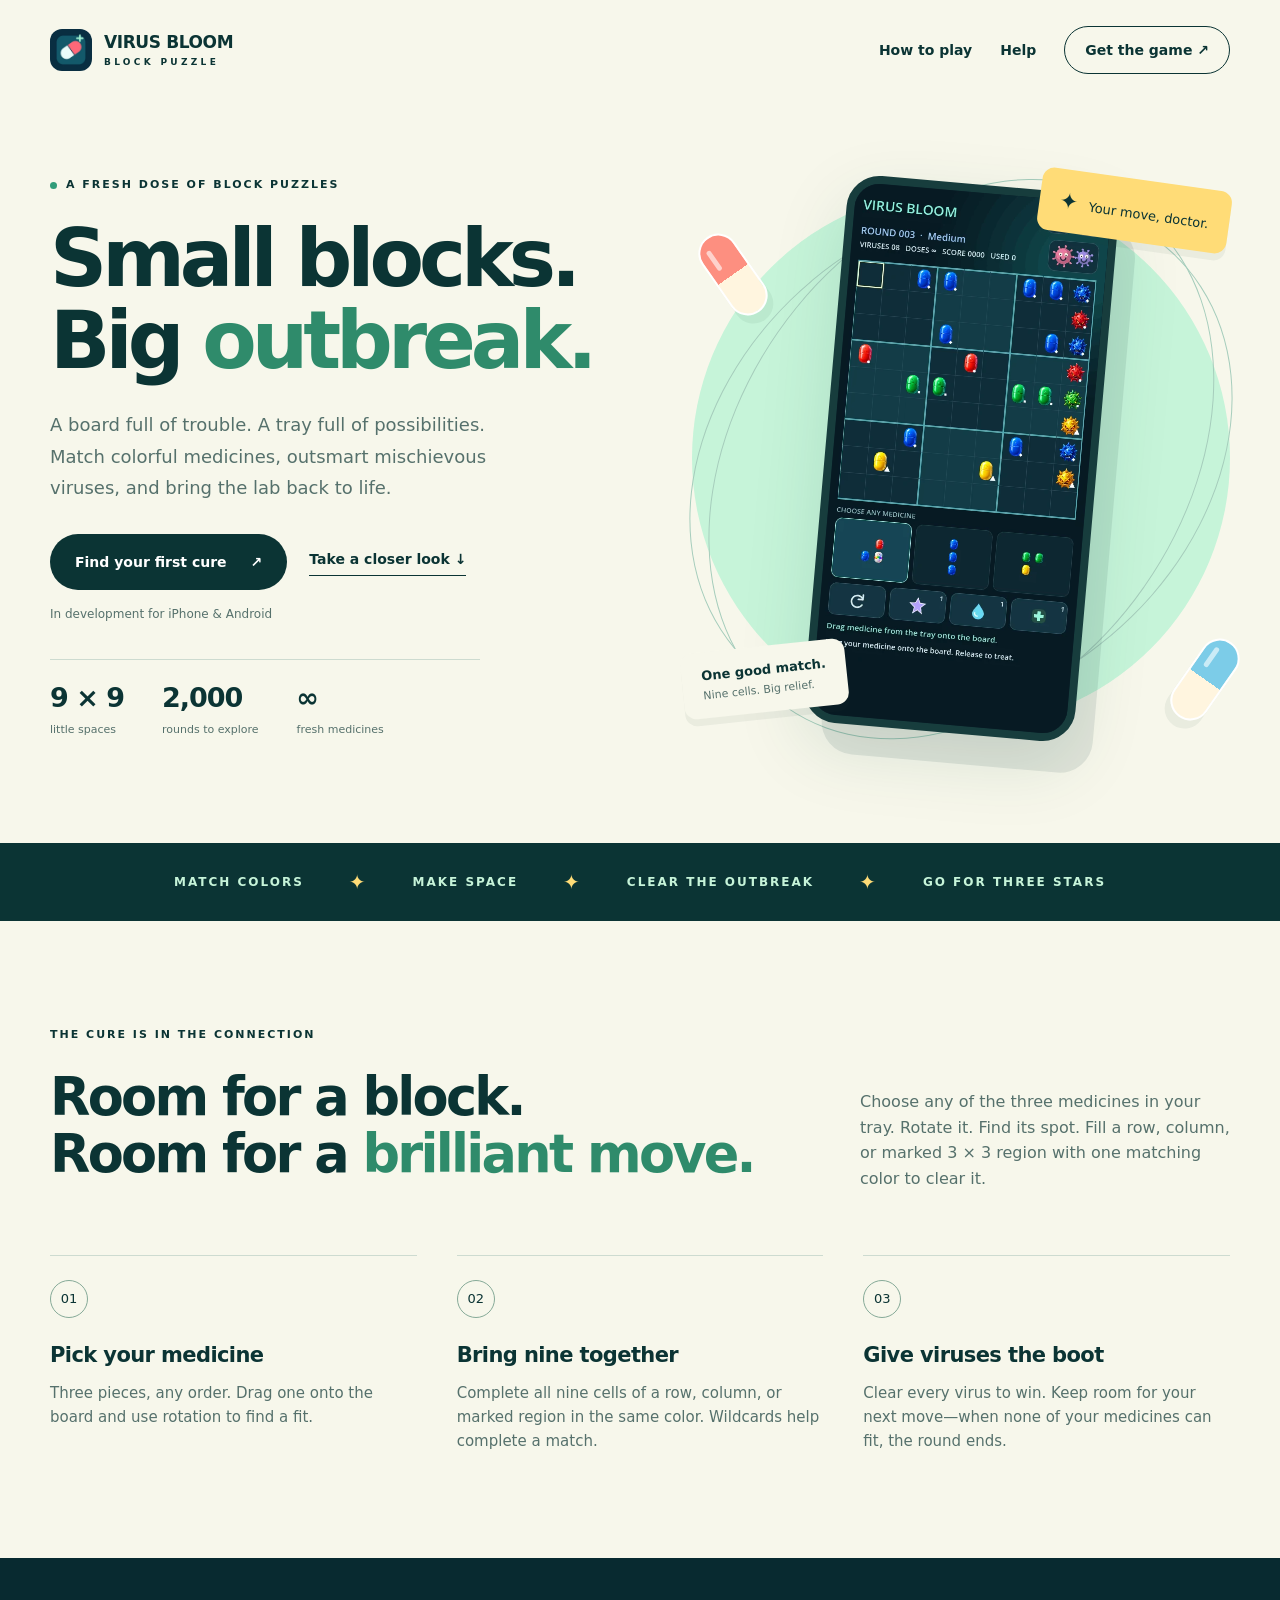
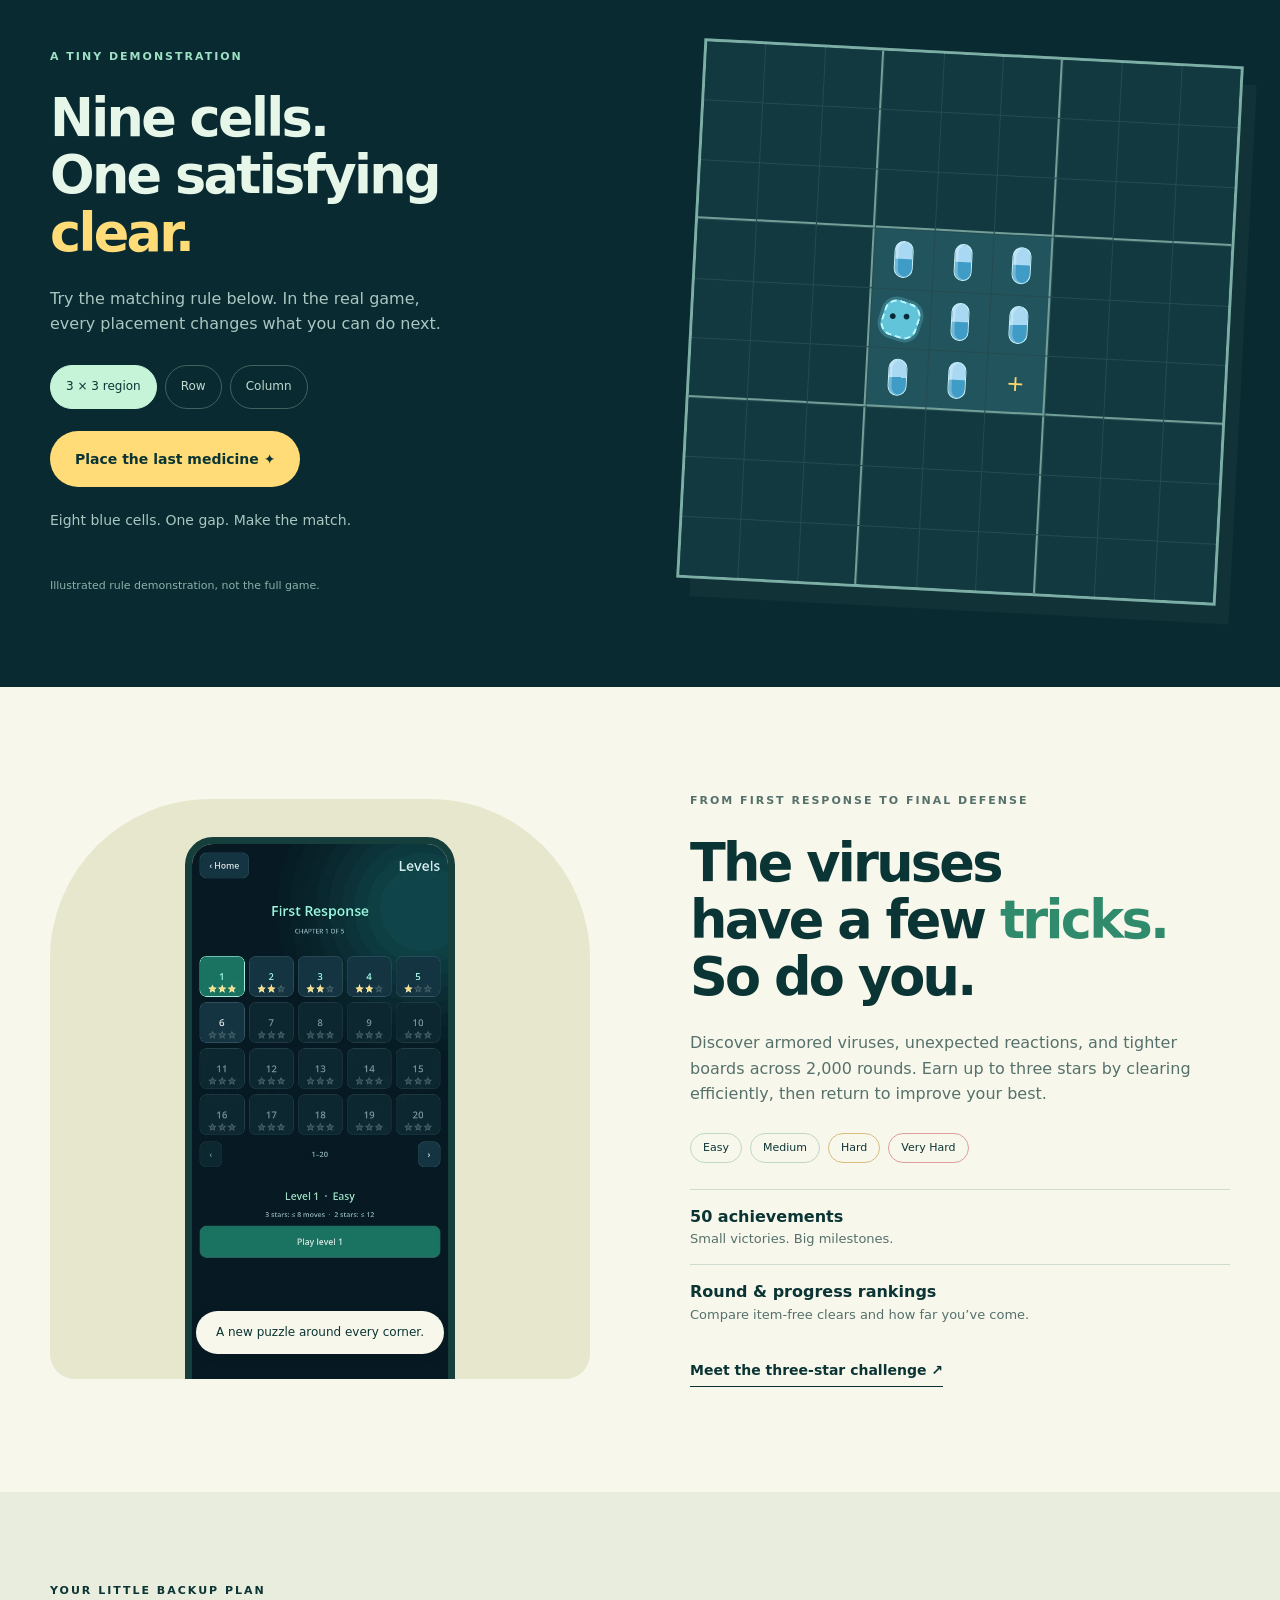
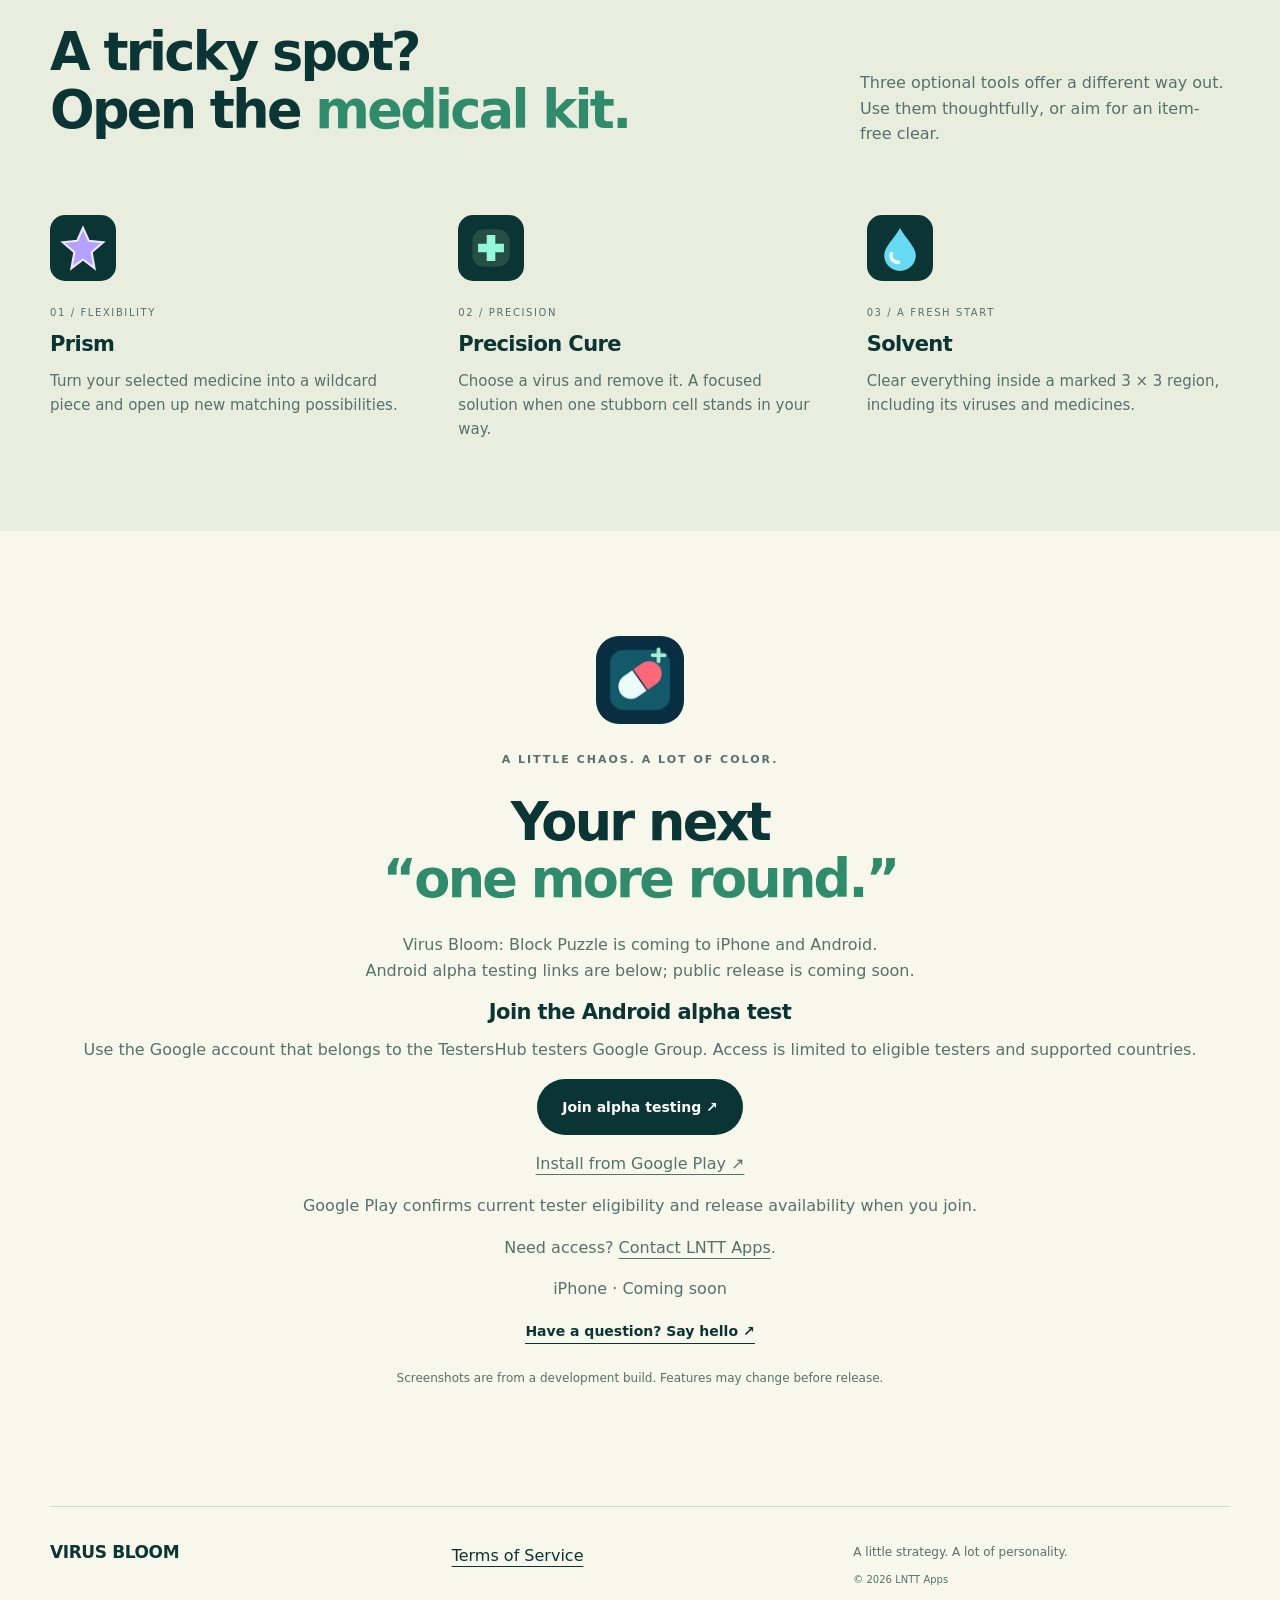
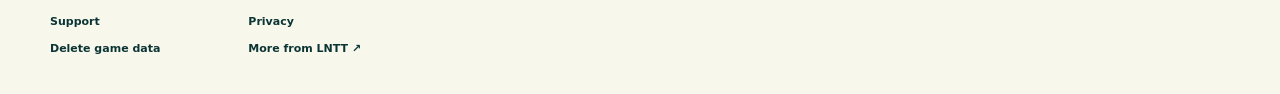
<file: index.html>
<!doctype html><html lang="en"><head><meta charset="utf-8"><meta name="viewport" content="width=device-width,initial-scale=1"><meta name="theme-color" content="#0a2c30"><title>Virus Bloom: Block Puzzle — A fresh dose of strategy</title><meta name="description" content="Meet Virus Bloom, a colorful 9×9 block puzzle for iPhone and Android. Match medicines, clear viruses, and explore 2,000 rounds. Coming soon."><link rel="canonical" href="https://virus-bloom.lnttapps.net/"><meta property="og:type" content="website"><meta property="og:title" content="Virus Bloom: Block Puzzle — A fresh dose of strategy"><meta property="og:description" content="Meet Virus Bloom, a colorful 9×9 block puzzle for iPhone and Android. Match medicines, clear viruses, and explore 2,000 rounds. Coming soon."><meta property="og:url" content="https://virus-bloom.lnttapps.net/"><meta property="og:image" content="https://virus-bloom.lnttapps.net/assets/social.jpg"><meta name="twitter:card" content="summary_large_image"><link rel="icon" type="image/webp" href="assets/icon.webp"><link rel="stylesheet" href="style.css"><script src="site.js" defer></script></head><body><a class="skip" href="#main">Skip to content</a><header class="wrap header"><a class="brand" href="index.html"><img src="assets/icon.webp" width="42" height="42" alt=""><span>VIRUS BLOOM<small>BLOCK PUZZLE</small></span></a><nav aria-label="Main navigation"><a href="how-to-play.html">How to play</a><a href="support.html">Help</a><a class="nav-cta" href="index.html#coming-soon">Get the game <span aria-hidden="true">↗</span></a></nav></header><main id="main"><section class="hero wrap"><div class="hero-copy"><p class="eyebrow"><span class="dot"></span> A FRESH DOSE OF BLOCK PUZZLES</p><h1>Small blocks.<br>Big <em>outbreak.</em></h1><p class="lead">A board full of trouble. A tray full of possibilities. Match colorful medicines, outsmart mischievous viruses, and bring the lab back to life.</p><div class="hero-actions"><a class="button" href="how-to-play.html">Find your first cure <span aria-hidden="true">↗</span></a><a class="text-link" href="#the-lab">Take a closer look ↓</a></div><p class="availability-note">In development for iPhone &amp; Android</p><div class="hero-facts"><div><strong>9 × 9</strong><span>little spaces</span></div><div><strong>2,000</strong><span>rounds to explore</span></div><div><strong>∞</strong><span>fresh medicines</span></div></div></div><div class="hero-visual"><span class="orbit orbit-one"></span><span class="orbit orbit-two"></span><span class="capsule red" aria-hidden="true"></span><span class="capsule blue" aria-hidden="true"></span><div class="phone"><img src="assets/game.webp" width="480" height="1000" alt="Virus Bloom gameplay: a 9 by 9 board with colorful viruses and medicine blocks, plus three medicines to choose from"></div><div class="float-note note-top"><span aria-hidden="true">✦</span> Your move, doctor.</div><div class="float-note note-bottom"><strong>One good match.</strong><span>Nine cells. Big relief.</span></div></div></section>
<div class="ribbon" aria-hidden="true"><span>MATCH COLORS</span><i>✦</i><span>MAKE SPACE</span><i>✦</i><span>CLEAR THE OUTBREAK</span><i>✦</i><span>GO FOR THREE STARS</span></div>
<section id="the-lab" class="section wrap intro-section"><p class="eyebrow">THE CURE IS IN THE CONNECTION</p><div class="split-heading"><h2>Room for a block.<br>Room for a <em>brilliant move.</em></h2><p>Choose any of the three medicines in your tray. Rotate it. Find its spot. Fill a row, column, or marked 3 × 3 region with one matching color to clear it.</p></div><div class="steps"><article><span class="number">01</span><h3>Pick your medicine</h3><p>Three pieces, any order. Drag one onto the board and use rotation to find a fit.</p></article><article><span class="number">02</span><h3>Bring nine together</h3><p>Complete all nine cells of a row, column, or marked region in the same color. Wildcards help complete a match.</p></article><article><span class="number">03</span><h3>Give viruses the boot</h3><p>Clear every virus to win. Keep room for your next move—when none of your medicines can fit, the round ends.</p></article></div></section>
<section class="lab-section"><div class="wrap lab-grid"><div><p class="eyebrow">A TINY DEMONSTRATION</p><h2>Nine cells.<br>One satisfying <em>clear.</em></h2><p>Try the matching rule below. In the real game, every placement changes what you can do next.</p><div class="demo-tabs" role="group" aria-label="Choose a matching pattern"><button data-pattern="box" aria-pressed="true">3 × 3 region</button><button data-pattern="row" aria-pressed="false">Row</button><button data-pattern="column" aria-pressed="false">Column</button></div><button class="button light" id="complete-match">Place the last medicine <span aria-hidden="true">✦</span></button><p class="demo-status" id="demo-status" role="status" aria-live="polite">Eight blue cells. One gap. Make the match.</p><small class="demo-disclaimer">Illustrated rule demonstration, not the full game.</small></div><div class="demo-board" id="demo-board" role="img" aria-label="Nine by nine demonstration board with eight matching blue cells in the highlighted region"></div></div></section>
<section class="section wrap challenge"><div class="map-art"><img src="assets/levels.webp" width="480" height="1000" loading="lazy" alt="Virus Bloom's level selection, showing unlocked rounds and earned stars"><span class="map-tag">A new puzzle around every corner.</span></div><div><p class="eyebrow">FROM FIRST RESPONSE TO FINAL DEFENSE</p><h2>The viruses<br>have a few <em>tricks.</em><br>So do you.</h2><p>Discover armored viruses, unexpected reactions, and tighter boards across 2,000 rounds. Earn up to three stars by clearing efficiently, then return to improve your best.</p><div class="difficulty-tags"><span>Easy</span><span>Medium</span><span>Hard</span><span>Very Hard</span></div><div class="feature-line"><strong>50 achievements</strong><span>Small victories. Big milestones.</span></div><div class="feature-line"><strong>Round &amp; progress rankings</strong><span>Compare item-free clears and how far you’ve come.</span></div><a class="text-link" href="how-to-play.html#stars">Meet the three-star challenge ↗</a></div></section>
<section class="kit-section"><div class="wrap"><div class="split-heading"><div><p class="eyebrow">YOUR LITTLE BACKUP PLAN</p><h2>A tricky spot?<br>Open the <em>medical kit.</em></h2></div><p>Three optional tools offer a different way out. Use them thoughtfully, or aim for an item-free clear.</p></div><div class="kit"><article><img src="assets/prism.svg" width="54" height="54" loading="lazy" alt=""><span>01 / FLEXIBILITY</span><h3>Prism</h3><p>Turn your selected medicine into a wildcard piece and open up new matching possibilities.</p></article><article><img src="assets/scalpel.svg" width="54" height="54" loading="lazy" alt=""><span>02 / PRECISION</span><h3>Precision Cure</h3><p>Choose a virus and remove it. A focused solution when one stubborn cell stands in your way.</p></article><article><img src="assets/solvent.svg" width="54" height="54" loading="lazy" alt=""><span>03 / A FRESH START</span><h3>Solvent</h3><p>Clear everything inside a marked 3 × 3 region, including its viruses and medicines.</p></article></div></div></section>
<section class="section wrap get-game" id="coming-soon"><img src="assets/icon.webp" width="88" height="88" loading="lazy" alt="Virus Bloom app icon"><p class="eyebrow">A LITTLE CHAOS. A LOT OF COLOR.</p><h2>Your next<br><em>“one more round.”</em></h2><p>Virus Bloom: Block Puzzle is coming to iPhone and Android.<br>Android alpha testing links are below; public release is coming soon.</p><div class="alpha-testing"><h3>Join the Android alpha test</h3><p>Use the Google account that belongs to the TestersHub testers Google Group. Access is limited to eligible testers and supported countries.</p><p><a class="button" href="https://play.google.com/apps/testing/com.lntt.drblock">Join alpha testing ↗</a></p><p><a href="https://play.google.com/store/apps/details?id=com.lntt.drblock">Install from Google Play ↗</a></p><p>Google Play confirms current tester eligibility and release availability when you join.</p><p>Need access? <a href="mailto:lnttapps@gmail.com?subject=Alpha%20testing">Contact LNTT Apps</a>.</p><p>iPhone · Coming soon</p></div><a class="text-link" href="mailto:lnttapps@gmail.com?subject=Virus%20Bloom">Have a question? Say hello ↗</a><p class="fine">Screenshots are from a development build. Features may change before release.</p></section></main><footer class="wrap footer"><a class="brand" href="index.html">VIRUS BLOOM</a> <a href="terms.html">Terms of Service</a><p>A little strategy. A lot of personality.<br><small>© 2026 LNTT Apps</small></p><nav aria-label="Footer"><a href="support.html">Support</a><a href="privacy.html">Privacy</a><a href="data-deletion.html">Delete game data</a><a href="https://lnttapps.net/">More from LNTT ↗</a></nav></footer></body></html>
</file>
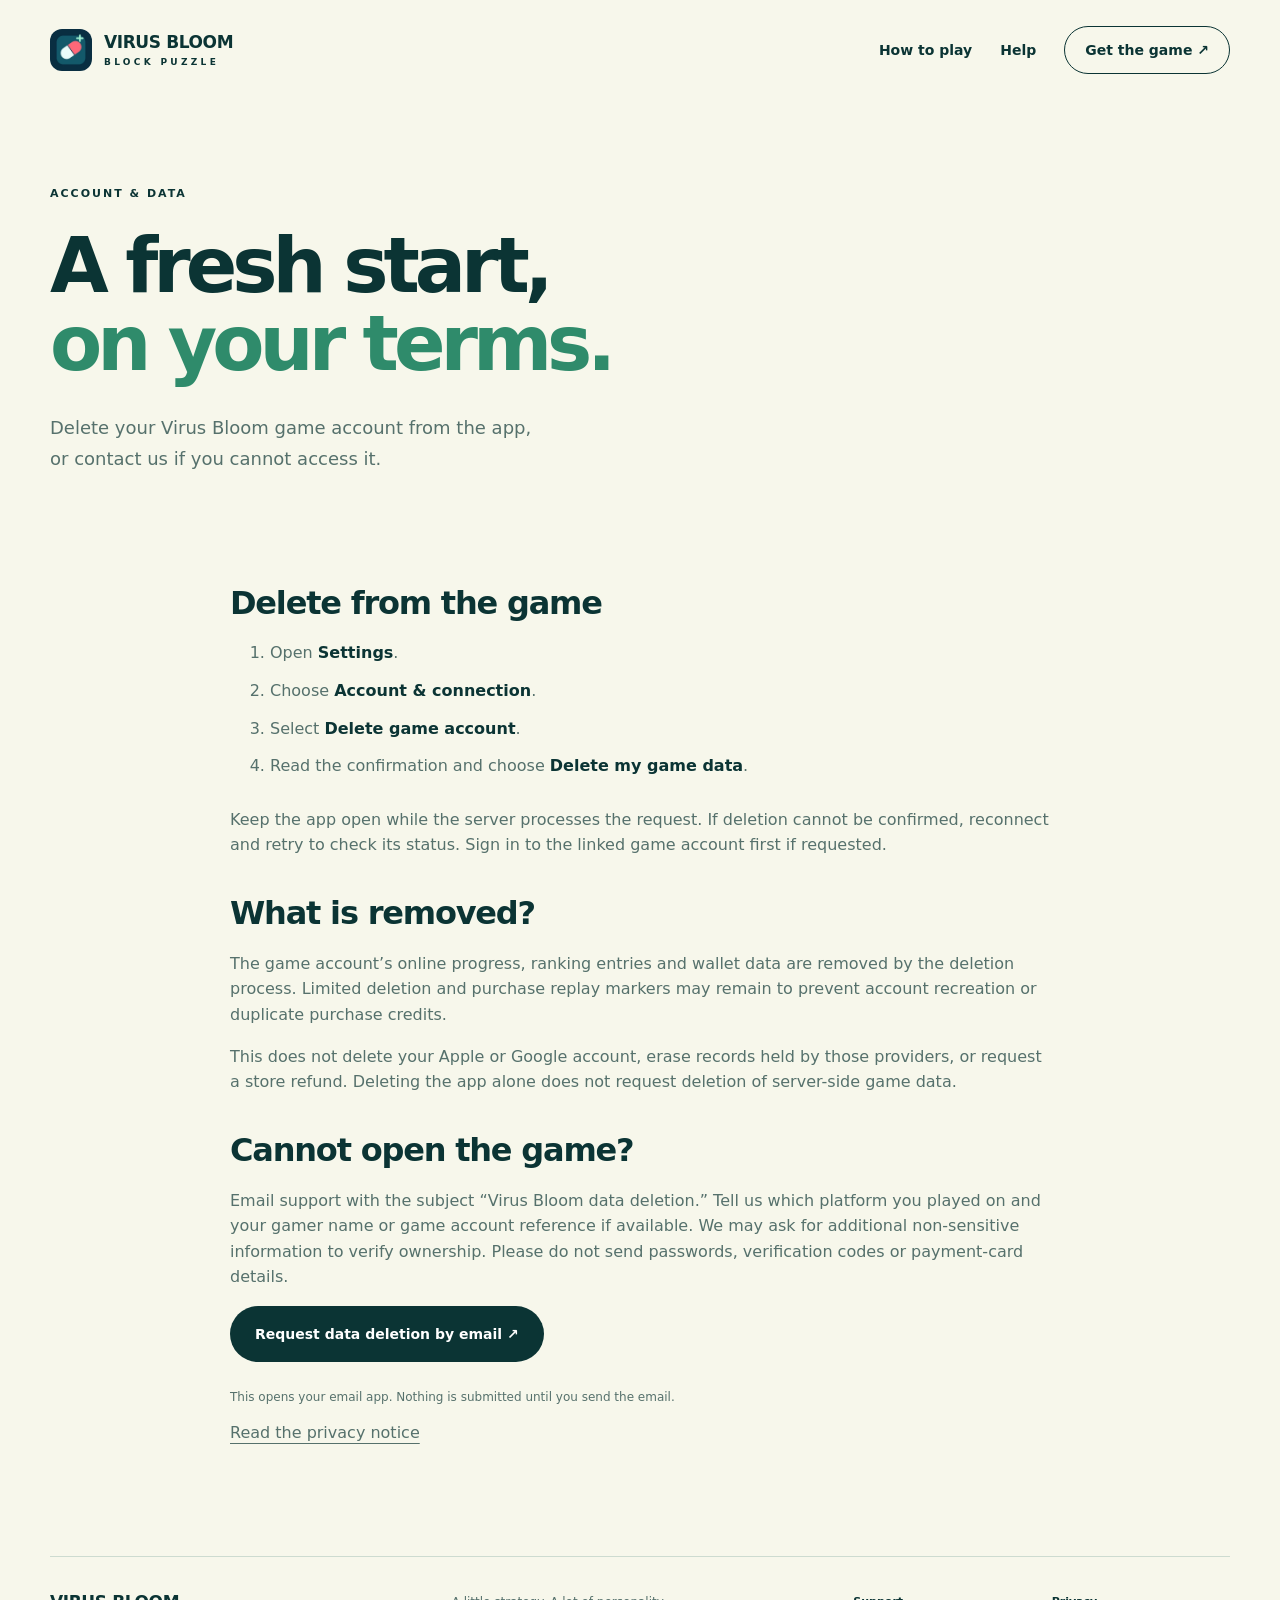
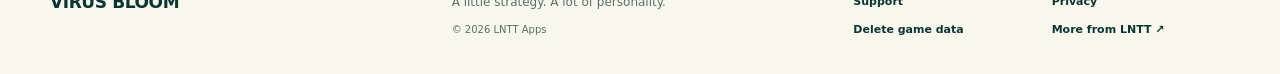
<file: data-deletion.html>
<!doctype html><html lang="en"><head><meta charset="utf-8"><meta name="viewport" content="width=device-width,initial-scale=1"><meta name="theme-color" content="#0a2c30"><title>Delete Virus Bloom game data — LNTT Apps</title><meta name="description" content="Request deletion of Virus Bloom progress, rankings and wallet data in the game or through LNTT support."><link rel="canonical" href="https://virus-bloom.lnttapps.net/data-deletion.html"><meta property="og:type" content="website"><meta property="og:title" content="Delete Virus Bloom game data — LNTT Apps"><meta property="og:description" content="Request deletion of Virus Bloom progress, rankings and wallet data in the game or through LNTT support."><meta property="og:url" content="https://virus-bloom.lnttapps.net/data-deletion.html"><meta property="og:image" content="https://virus-bloom.lnttapps.net/assets/social.jpg"><meta name="twitter:card" content="summary_large_image"><link rel="icon" type="image/webp" href="assets/icon.webp"><link rel="stylesheet" href="style.css"><script src="site.js" defer></script></head><body><a class="skip" href="#main">Skip to content</a><header class="wrap header"><a class="brand" href="index.html"><img src="assets/icon.webp" width="42" height="42" alt=""><span>VIRUS BLOOM<small>BLOCK PUZZLE</small></span></a><nav aria-label="Main navigation"><a href="how-to-play.html">How to play</a><a href="support.html">Help</a><a class="nav-cta" href="index.html#coming-soon">Get the game <span aria-hidden="true">↗</span></a></nav></header><main id="main"><section class="wrap page-hero"><p class="eyebrow">ACCOUNT &amp; DATA</p><h1>A fresh start,<br><em>on your terms.</em></h1><p class="lead">Delete your Virus Bloom game account from the app, or contact us if you cannot access it.</p></section><article class="wrap reading"><h2>Delete from the game</h2><ol><li>Open <strong>Settings</strong>.</li><li>Choose <strong>Account &amp; connection</strong>.</li><li>Select <strong>Delete game account</strong>.</li><li>Read the confirmation and choose <strong>Delete my game data</strong>.</li></ol><p>Keep the app open while the server processes the request. If deletion cannot be confirmed, reconnect and retry to check its status. Sign in to the linked game account first if requested.</p><h2>What is removed?</h2><p>The game account’s online progress, ranking entries and wallet data are removed by the deletion process. Limited deletion and purchase replay markers may remain to prevent account recreation or duplicate purchase credits.</p><p>This does not delete your Apple or Google account, erase records held by those providers, or request a store refund. Deleting the app alone does not request deletion of server-side game data.</p><h2>Cannot open the game?</h2><p>Email support with the subject “Virus Bloom data deletion.” Tell us which platform you played on and your gamer name or game account reference if available. We may ask for additional non-sensitive information to verify ownership. Please do not send passwords, verification codes or payment-card details.</p><a class="button" href="mailto:lnttapps@gmail.com?subject=Virus%20Bloom%20data%20deletion">Request data deletion by email ↗</a><p class="fine">This opens your email app. Nothing is submitted until you send the email.</p><p><a href="privacy.html">Read the privacy notice</a></p></article></main><footer class="wrap footer"><a class="brand" href="index.html">VIRUS BLOOM</a><p>A little strategy. A lot of personality.<br><small>© 2026 LNTT Apps</small></p><nav aria-label="Footer"><a href="support.html">Support</a><a href="privacy.html">Privacy</a><a href="data-deletion.html">Delete game data</a><a href="https://lnttapps.net/">More from LNTT ↗</a></nav></footer></body></html>
</file>
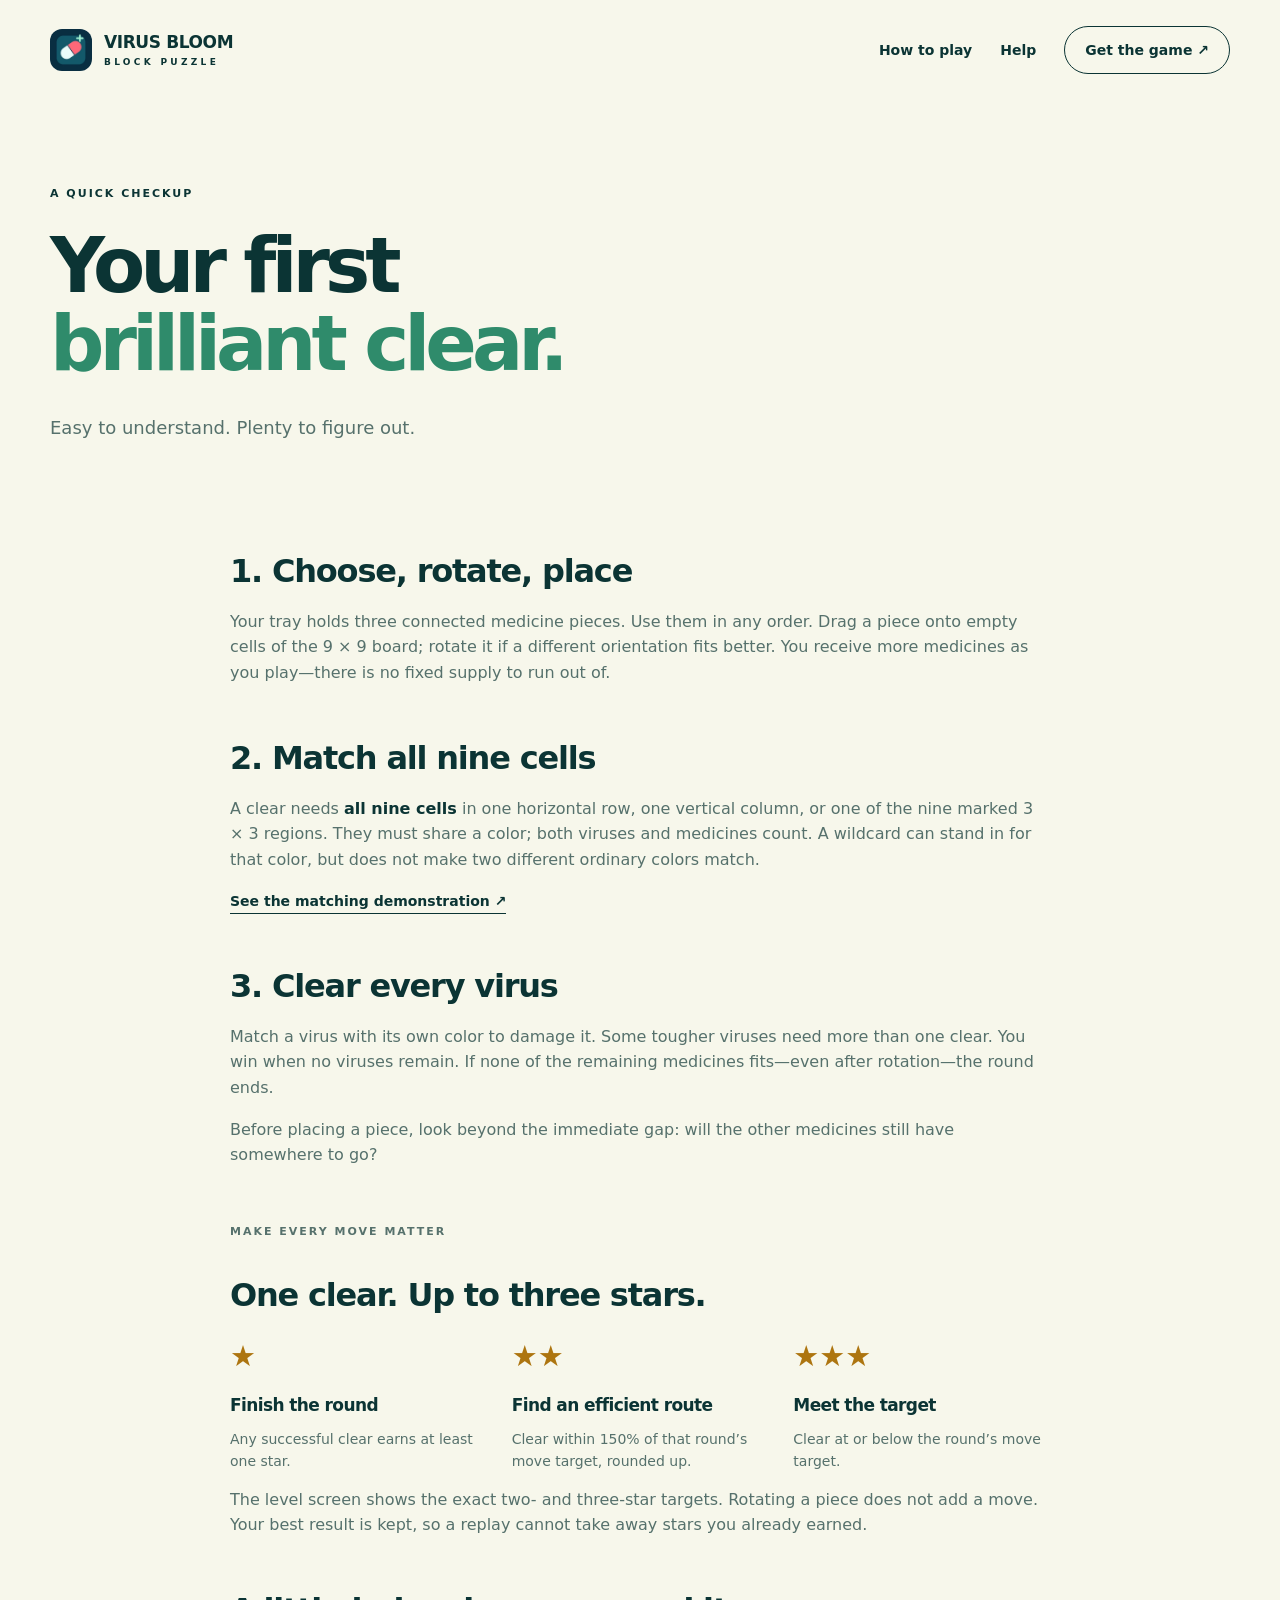
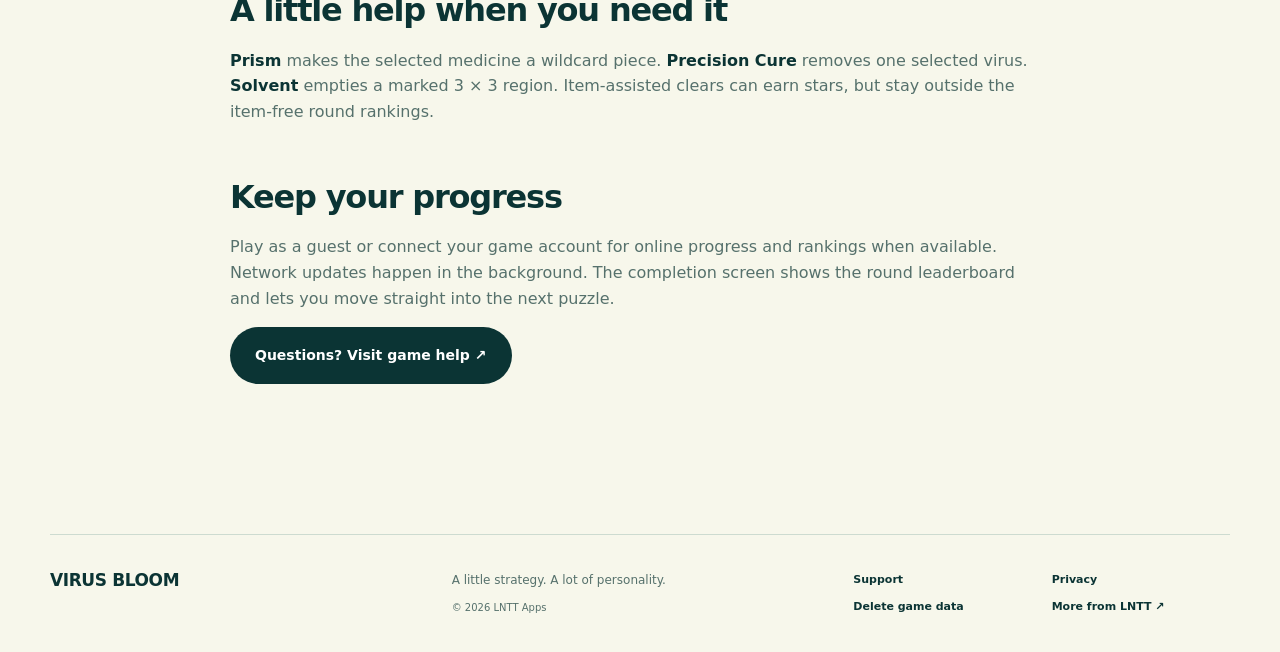
<file: how-to-play.html>
<!doctype html><html lang="en"><head><meta charset="utf-8"><meta name="viewport" content="width=device-width,initial-scale=1"><meta name="theme-color" content="#0a2c30"><title>How to play Virus Bloom — Matching, medicines &amp; stars</title><meta name="description" content="Learn Virus Bloom’s nine-cell matches, three-piece tray, wildcard medicines, items and three-star goals."><link rel="canonical" href="https://virus-bloom.lnttapps.net/how-to-play.html"><meta property="og:type" content="website"><meta property="og:title" content="How to play Virus Bloom — Matching, medicines &amp; stars"><meta property="og:description" content="Learn Virus Bloom’s nine-cell matches, three-piece tray, wildcard medicines, items and three-star goals."><meta property="og:url" content="https://virus-bloom.lnttapps.net/how-to-play.html"><meta property="og:image" content="https://virus-bloom.lnttapps.net/assets/social.jpg"><meta name="twitter:card" content="summary_large_image"><link rel="icon" type="image/webp" href="assets/icon.webp"><link rel="stylesheet" href="style.css"><script src="site.js" defer></script></head><body><a class="skip" href="#main">Skip to content</a><header class="wrap header"><a class="brand" href="index.html"><img src="assets/icon.webp" width="42" height="42" alt=""><span>VIRUS BLOOM<small>BLOCK PUZZLE</small></span></a><nav aria-label="Main navigation"><a href="how-to-play.html">How to play</a><a href="support.html">Help</a><a class="nav-cta" href="index.html#coming-soon">Get the game <span aria-hidden="true">↗</span></a></nav></header><main id="main"><section class="wrap page-hero"><p class="eyebrow">A QUICK CHECKUP</p><h1>Your first<br><em>brilliant clear.</em></h1><p class="lead">Easy to understand. Plenty to figure out.</p></section><div class="wrap reading"><section><h2>1. Choose, rotate, place</h2><p>Your tray holds three connected medicine pieces. Use them in any order. Drag a piece onto empty cells of the 9 × 9 board; rotate it if a different orientation fits better. You receive more medicines as you play—there is no fixed supply to run out of.</p></section><section><h2>2. Match all nine cells</h2><p>A clear needs <strong>all nine cells</strong> in one horizontal row, one vertical column, or one of the nine marked 3 × 3 regions. They must share a color; both viruses and medicines count. A wildcard can stand in for that color, but does not make two different ordinary colors match.</p><a class="text-link" href="index.html#demo-board">See the matching demonstration ↗</a></section><section><h2>3. Clear every virus</h2><p>Match a virus with its own color to damage it. Some tougher viruses need more than one clear. You win when no viruses remain. If none of the remaining medicines fits—even after rotation—the round ends.</p><p>Before placing a piece, look beyond the immediate gap: will the other medicines still have somewhere to go?</p></section><section id="stars"><p class="eyebrow">MAKE EVERY MOVE MATTER</p><h2>One clear. Up to three stars.</h2><div class="star-rules"><div><strong>★</strong><h3>Finish the round</h3><p>Any successful clear earns at least one star.</p></div><div><strong>★★</strong><h3>Find an efficient route</h3><p>Clear within 150% of that round’s move target, rounded up.</p></div><div><strong>★★★</strong><h3>Meet the target</h3><p>Clear at or below the round’s move target.</p></div></div><p>The level screen shows the exact two- and three-star targets. Rotating a piece does not add a move. Your best result is kept, so a replay cannot take away stars you already earned.</p></section><section><h2>A little help when you need it</h2><p><strong>Prism</strong> makes the selected medicine a wildcard piece. <strong>Precision Cure</strong> removes one selected virus. <strong>Solvent</strong> empties a marked 3 × 3 region. Item-assisted clears can earn stars, but stay outside the item-free round rankings.</p></section><section><h2>Keep your progress</h2><p>Play as a guest or connect your game account for online progress and rankings when available. Network updates happen in the background. The completion screen shows the round leaderboard and lets you move straight into the next puzzle.</p><a class="button" href="support.html">Questions? Visit game help ↗</a></section></div></main><footer class="wrap footer"><a class="brand" href="index.html">VIRUS BLOOM</a><p>A little strategy. A lot of personality.<br><small>© 2026 LNTT Apps</small></p><nav aria-label="Footer"><a href="support.html">Support</a><a href="privacy.html">Privacy</a><a href="data-deletion.html">Delete game data</a><a href="https://lnttapps.net/">More from LNTT ↗</a></nav></footer></body></html>
</file>
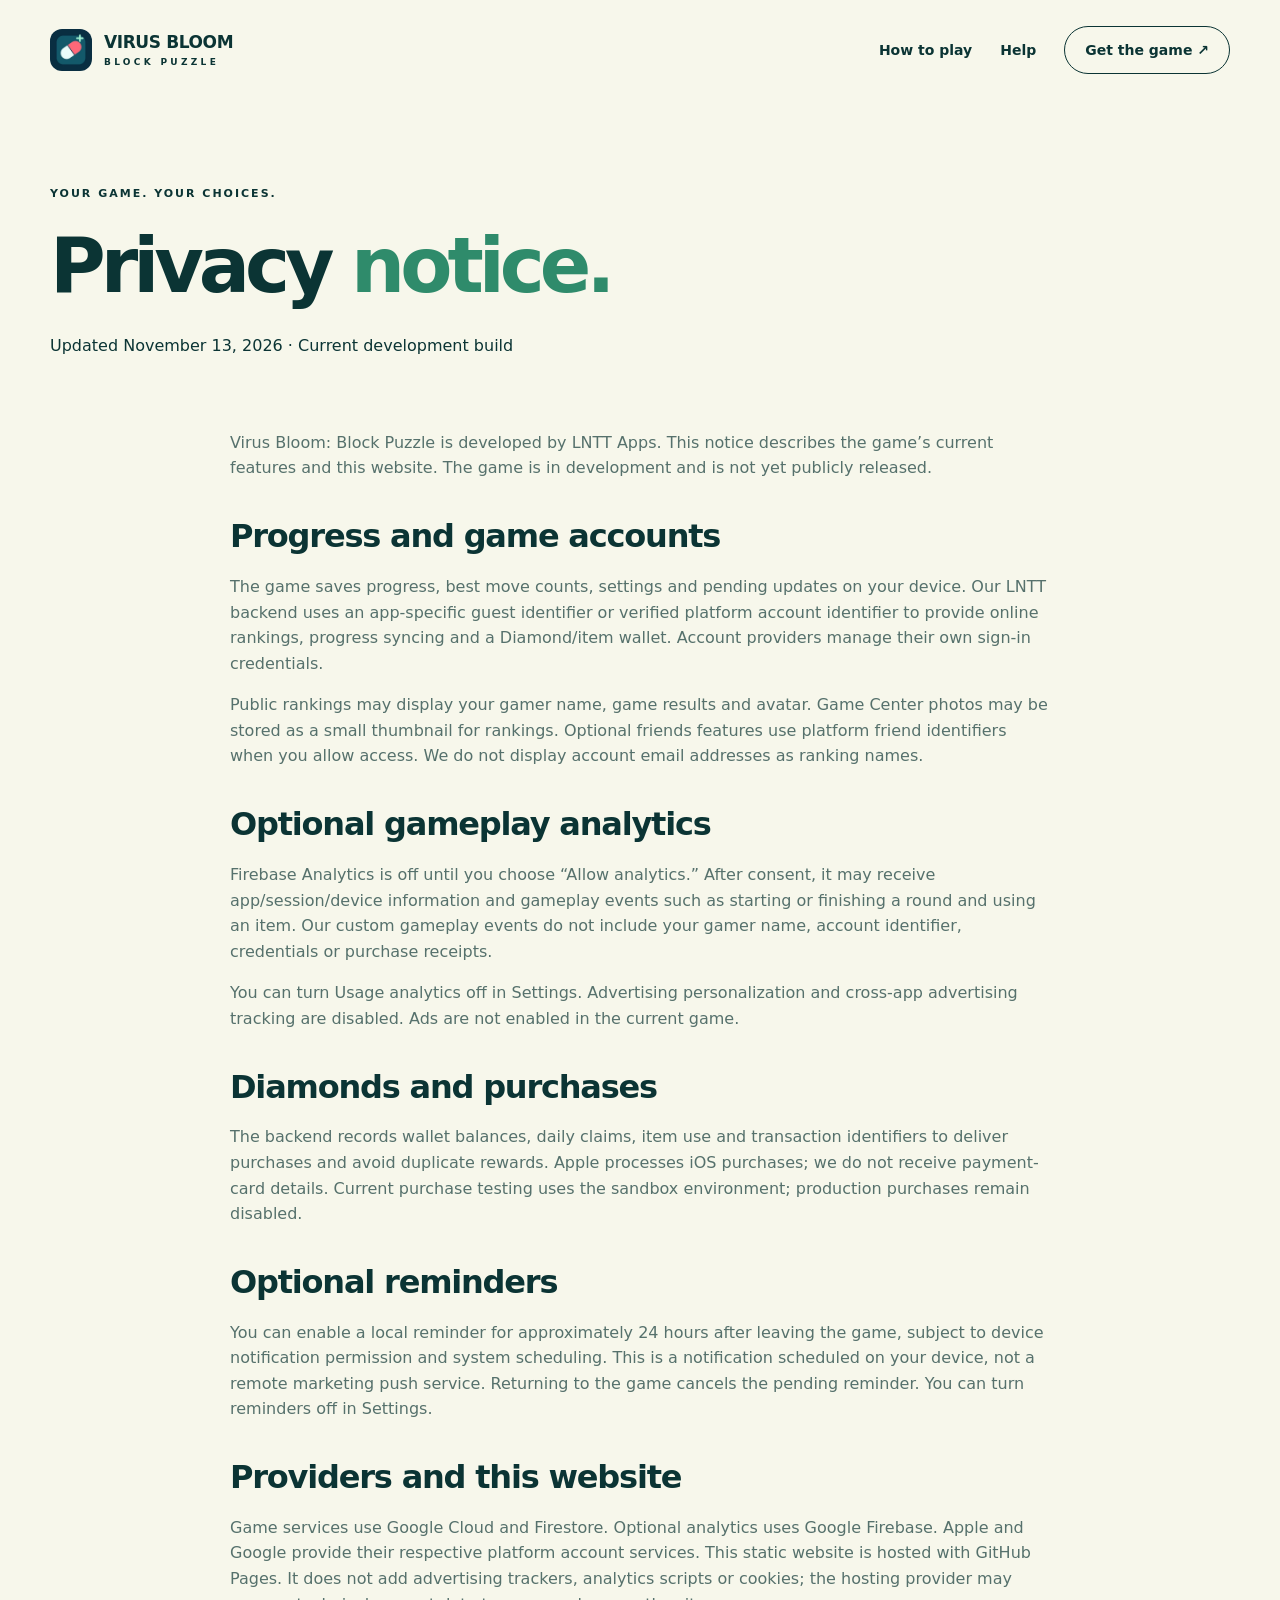
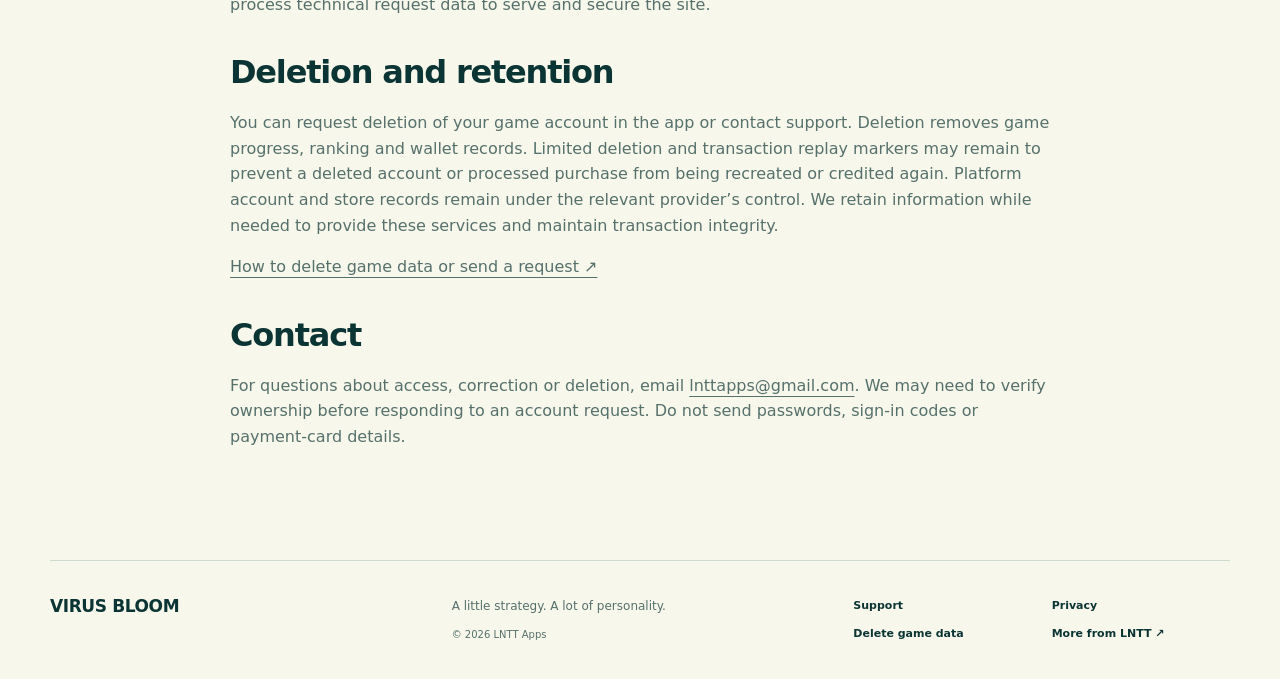
<file: privacy.html>
<!doctype html><html lang="en"><head><meta charset="utf-8"><meta name="viewport" content="width=device-width,initial-scale=1"><meta name="theme-color" content="#0a2c30"><title>Virus Bloom privacy notice — LNTT Apps</title><meta name="description" content="How Virus Bloom handles game progress, rankings, optional analytics, purchases and deletion requests."><link rel="canonical" href="https://virus-bloom.lnttapps.net/privacy.html"><meta property="og:type" content="website"><meta property="og:title" content="Virus Bloom privacy notice — LNTT Apps"><meta property="og:description" content="How Virus Bloom handles game progress, rankings, optional analytics, purchases and deletion requests."><meta property="og:url" content="https://virus-bloom.lnttapps.net/privacy.html"><meta property="og:image" content="https://virus-bloom.lnttapps.net/assets/social.jpg"><meta name="twitter:card" content="summary_large_image"><link rel="icon" type="image/webp" href="assets/icon.webp"><link rel="stylesheet" href="style.css"><script src="site.js" defer></script></head><body><a class="skip" href="#main">Skip to content</a><header class="wrap header"><a class="brand" href="index.html"><img src="assets/icon.webp" width="42" height="42" alt=""><span>VIRUS BLOOM<small>BLOCK PUZZLE</small></span></a><nav aria-label="Main navigation"><a href="how-to-play.html">How to play</a><a href="support.html">Help</a><a class="nav-cta" href="index.html#coming-soon">Get the game <span aria-hidden="true">↗</span></a></nav></header><main id="main"><section class="wrap page-hero"><p class="eyebrow">YOUR GAME. YOUR CHOICES.</p><h1>Privacy <em>notice.</em></h1><p>Updated November 13, 2026 · Current development build</p></section><article class="wrap reading"><p>Virus Bloom: Block Puzzle is developed by LNTT Apps. This notice describes the game’s current features and this website. The game is in development and is not yet publicly released.</p><h2>Progress and game accounts</h2><p>The game saves progress, best move counts, settings and pending updates on your device. Our LNTT backend uses an app-specific guest identifier or verified platform account identifier to provide online rankings, progress syncing and a Diamond/item wallet. Account providers manage their own sign-in credentials.</p><p>Public rankings may display your gamer name, game results and avatar. Game Center photos may be stored as a small thumbnail for rankings. Optional friends features use platform friend identifiers when you allow access. We do not display account email addresses as ranking names.</p><h2>Optional gameplay analytics</h2><p>Firebase Analytics is off until you choose “Allow analytics.” After consent, it may receive app/session/device information and gameplay events such as starting or finishing a round and using an item. Our custom gameplay events do not include your gamer name, account identifier, credentials or purchase receipts.</p><p>You can turn Usage analytics off in Settings. Advertising personalization and cross-app advertising tracking are disabled. Ads are not enabled in the current game.</p><h2>Diamonds and purchases</h2><p>The backend records wallet balances, daily claims, item use and transaction identifiers to deliver purchases and avoid duplicate rewards. Apple processes iOS purchases; we do not receive payment-card details. Current purchase testing uses the sandbox environment; production purchases remain disabled.</p><h2>Optional reminders</h2><p>You can enable a local reminder for approximately 24 hours after leaving the game, subject to device notification permission and system scheduling. This is a notification scheduled on your device, not a remote marketing push service. Returning to the game cancels the pending reminder. You can turn reminders off in Settings.</p><h2>Providers and this website</h2><p>Game services use Google Cloud and Firestore. Optional analytics uses Google Firebase. Apple and Google provide their respective platform account services. This static website is hosted with GitHub Pages. It does not add advertising trackers, analytics scripts or cookies; the hosting provider may process technical request data to serve and secure the site.</p><h2>Deletion and retention</h2><p>You can request deletion of your game account in the app or contact support. Deletion removes game progress, ranking and wallet records. Limited deletion and transaction replay markers may remain to prevent a deleted account or processed purchase from being recreated or credited again. Platform account and store records remain under the relevant provider’s control. We retain information while needed to provide these services and maintain transaction integrity.</p><p><a href="data-deletion.html">How to delete game data or send a request ↗</a></p><h2>Contact</h2><p>For questions about access, correction or deletion, email <a href="mailto:lnttapps@gmail.com?subject=Virus%20Bloom%20privacy">lnttapps@gmail.com</a>. We may need to verify ownership before responding to an account request. Do not send passwords, sign-in codes or payment-card details.</p></article></main><footer class="wrap footer"><a class="brand" href="index.html">VIRUS BLOOM</a><p>A little strategy. A lot of personality.<br><small>© 2026 LNTT Apps</small></p><nav aria-label="Footer"><a href="support.html">Support</a><a href="privacy.html">Privacy</a><a href="data-deletion.html">Delete game data</a><a href="https://lnttapps.net/">More from LNTT ↗</a></nav></footer></body></html>
</file>
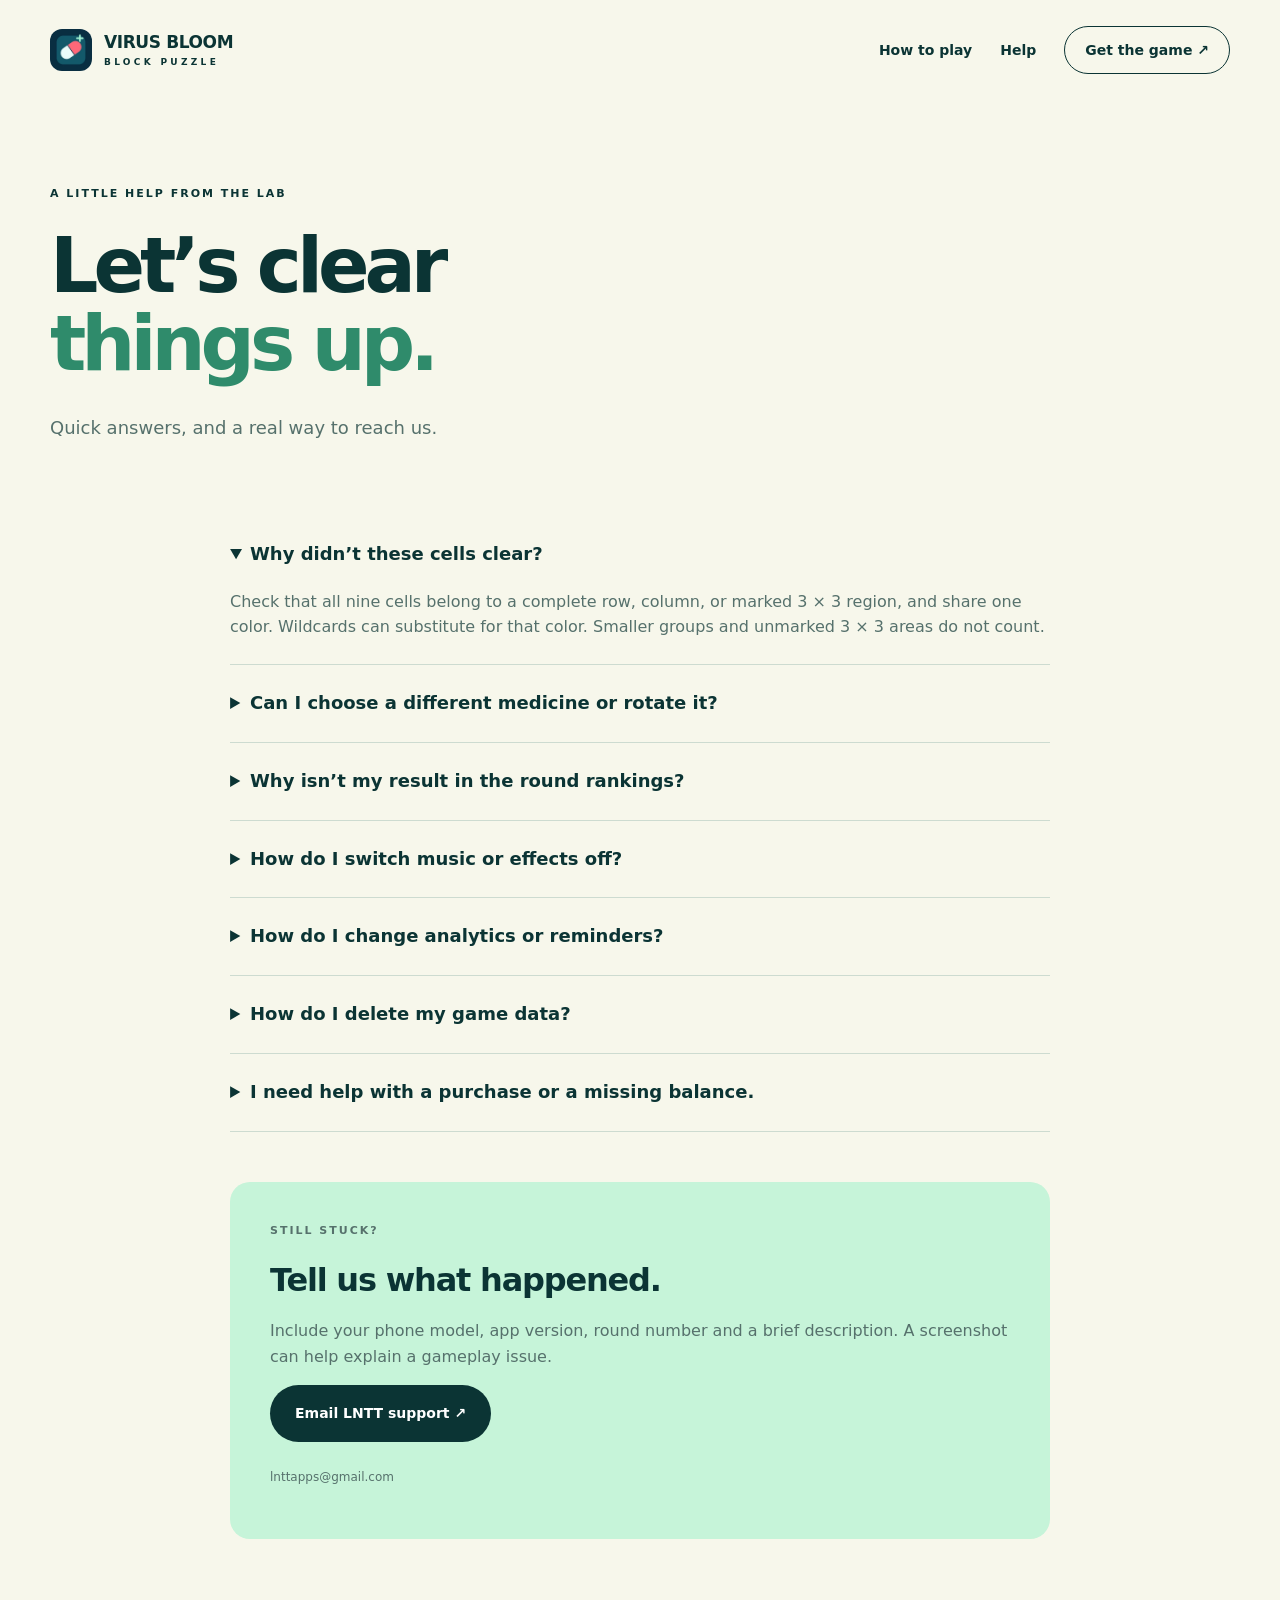
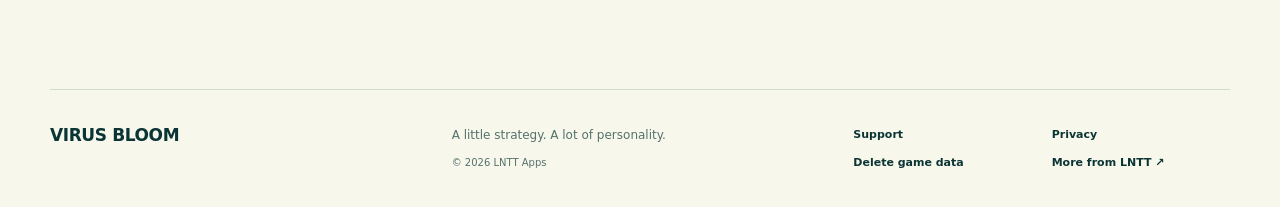
<file: support.html>
<!doctype html><html lang="en"><head><meta charset="utf-8"><meta name="viewport" content="width=device-width,initial-scale=1"><meta name="theme-color" content="#0a2c30"><title>Virus Bloom support — Game help &amp; contact</title><meta name="description" content="Get help with Virus Bloom controls, progress syncing, audio, purchases and account deletion."><link rel="canonical" href="https://virus-bloom.lnttapps.net/support.html"><meta property="og:type" content="website"><meta property="og:title" content="Virus Bloom support — Game help &amp; contact"><meta property="og:description" content="Get help with Virus Bloom controls, progress syncing, audio, purchases and account deletion."><meta property="og:url" content="https://virus-bloom.lnttapps.net/support.html"><meta property="og:image" content="https://virus-bloom.lnttapps.net/assets/social.jpg"><meta name="twitter:card" content="summary_large_image"><link rel="icon" type="image/webp" href="assets/icon.webp"><link rel="stylesheet" href="style.css"><script src="site.js" defer></script></head><body><a class="skip" href="#main">Skip to content</a><header class="wrap header"><a class="brand" href="index.html"><img src="assets/icon.webp" width="42" height="42" alt=""><span>VIRUS BLOOM<small>BLOCK PUZZLE</small></span></a><nav aria-label="Main navigation"><a href="how-to-play.html">How to play</a><a href="support.html">Help</a><a class="nav-cta" href="index.html#coming-soon">Get the game <span aria-hidden="true">↗</span></a></nav></header><main id="main"><section class="wrap page-hero"><p class="eyebrow">A LITTLE HELP FROM THE LAB</p><h1>Let’s clear<br><em>things up.</em></h1><p class="lead">Quick answers, and a real way to reach us.</p></section><section class="wrap reading faq"><details open><summary>Why didn’t these cells clear?</summary><p>Check that all nine cells belong to a complete row, column, or marked 3 × 3 region, and share one color. Wildcards can substitute for that color. Smaller groups and unmarked 3 × 3 areas do not count.</p></details><details><summary>Can I choose a different medicine or rotate it?</summary><p>Yes. Choose any of the three medicines in your tray and use the rotate icon before placing it. There is no required tray order.</p></details><details><summary>Why isn’t my result in the round rankings?</summary><p>Round rankings compare item-free clears. An assisted clear still counts toward progress and stars. Online results may take a moment to sync; offline results are queued for a later connection.</p></details><details><summary>How do I switch music or effects off?</summary><p>Use the music and speaker icons on the main screen, or open Settings. Music and sound effects have separate switches.</p></details><details><summary>How do I change analytics or reminders?</summary><p>Open Settings to change Usage analytics or the optional 24-hour reminder. Reminders also require permission in your device’s notification settings.</p></details><details><summary>How do I delete my game data?</summary><p>Open Settings → Account &amp; connection → Delete game account, then confirm. This removes the game account’s progress, rankings and wallet; it does not delete your Apple or Google account.</p><a href="data-deletion.html">Deletion instructions and support requests ↗</a></details><details><summary>I need help with a purchase or a missing balance.</summary><p>Contact us with the game name, device model, app version, approximate time and store order reference. Never send passwords, full payment-card details or sign-in codes. Store purchases are not publicly available yet; development testing uses test purchases.</p></details><section class="contact-box"><p class="eyebrow">STILL STUCK?</p><h2>Tell us what happened.</h2><p>Include your phone model, app version, round number and a brief description. A screenshot can help explain a gameplay issue.</p><a class="button" href="mailto:lnttapps@gmail.com?subject=Virus%20Bloom%20support">Email LNTT support ↗</a><p class="fine">lnttapps@gmail.com</p></section></section></main><footer class="wrap footer"><a class="brand" href="index.html">VIRUS BLOOM</a><p>A little strategy. A lot of personality.<br><small>© 2026 LNTT Apps</small></p><nav aria-label="Footer"><a href="support.html">Support</a><a href="privacy.html">Privacy</a><a href="data-deletion.html">Delete game data</a><a href="https://lnttapps.net/">More from LNTT ↗</a></nav></footer></body></html>
</file>
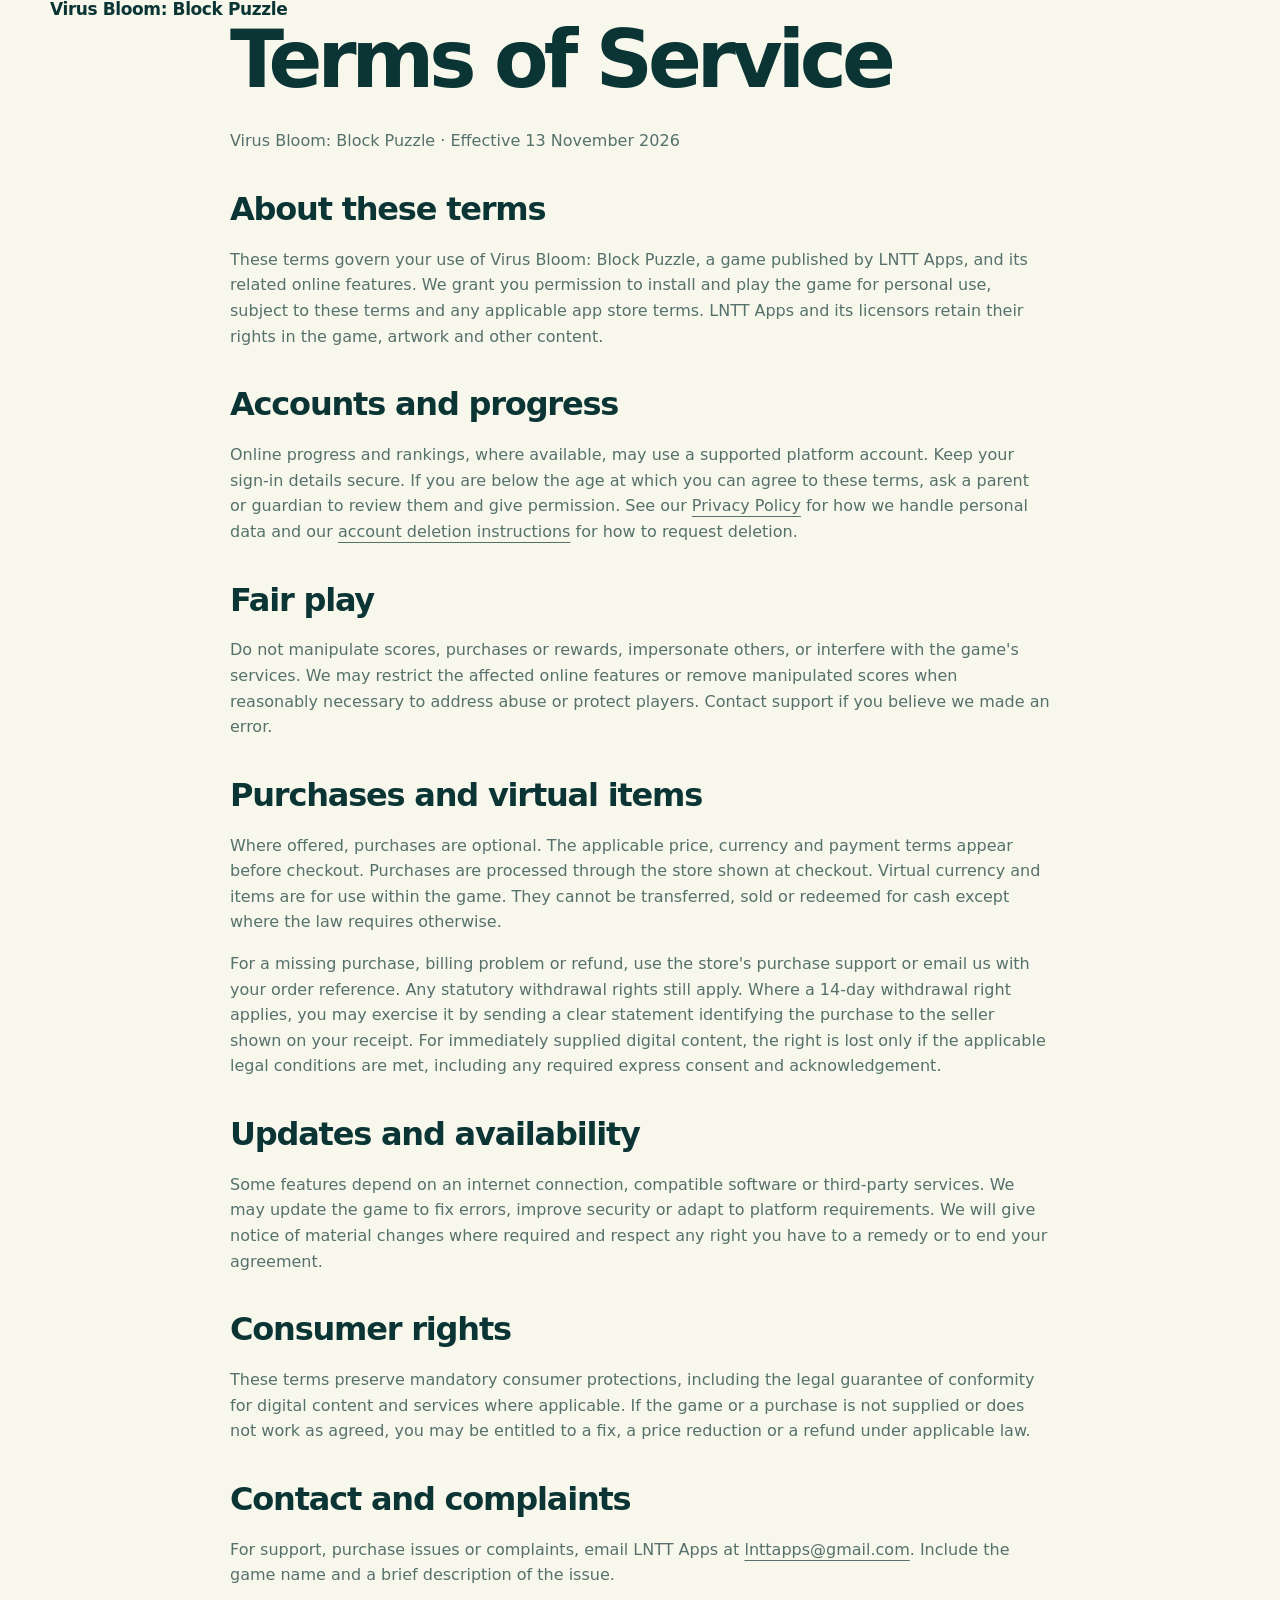
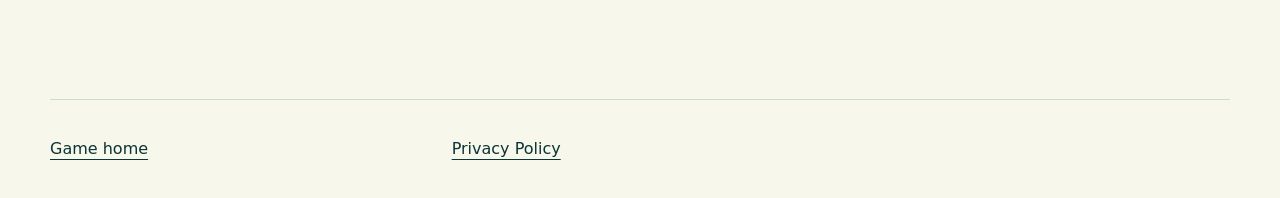
<file: terms.html>
<!doctype html>
<html lang="en">
<head>
  <meta charset="utf-8">
  <meta name="viewport" content="width=device-width, initial-scale=1">
  <title>Terms of Service | Virus Bloom: Block Puzzle</title>
  <meta name="description" content="Terms of Service for Virus Bloom: Block Puzzle, published by LNTT Apps.">
  <link rel="canonical" href="https://virus-bloom.lnttapps.net/terms.html">
  <link rel="stylesheet" href="style.css">
</head>
<body>
  <header class="wrap nav"><a class="brand" href="./">Virus Bloom: Block Puzzle</a></header>
  <main class="wrap reading">
    <h1>Terms of Service</h1>
    <p>Virus Bloom: Block Puzzle · Effective 13 November 2026</p>
    <h2>About these terms</h2>
    <p>These terms govern your use of Virus Bloom: Block Puzzle, a game published by LNTT Apps, and its related online features. We grant you permission to install and play the game for personal use, subject to these terms and any applicable app store terms. LNTT Apps and its licensors retain their rights in the game, artwork and other content.</p>
    <h2>Accounts and progress</h2>
    <p>Online progress and rankings, where available, may use a supported platform account. Keep your sign-in details secure. If you are below the age at which you can agree to these terms, ask a parent or guardian to review them and give permission. See our <a href="privacy.html">Privacy Policy</a> for how we handle personal data and our <a href="data-deletion.html">account deletion instructions</a> for how to request deletion.</p>
    <h2>Fair play</h2>
    <p>Do not manipulate scores, purchases or rewards, impersonate others, or interfere with the game's services. We may restrict the affected online features or remove manipulated scores when reasonably necessary to address abuse or protect players. Contact support if you believe we made an error.</p>
    <h2>Purchases and virtual items</h2>
    <p>Where offered, purchases are optional. The applicable price, currency and payment terms appear before checkout. Purchases are processed through the store shown at checkout. Virtual currency and items are for use within the game. They cannot be transferred, sold or redeemed for cash except where the law requires otherwise.</p>
    <p>For a missing purchase, billing problem or refund, use the store's purchase support or email us with your order reference. Any statutory withdrawal rights still apply. Where a 14-day withdrawal right applies, you may exercise it by sending a clear statement identifying the purchase to the seller shown on your receipt. For immediately supplied digital content, the right is lost only if the applicable legal conditions are met, including any required express consent and acknowledgement.</p>
    <h2>Updates and availability</h2>
    <p>Some features depend on an internet connection, compatible software or third-party services. We may update the game to fix errors, improve security or adapt to platform requirements. We will give notice of material changes where required and respect any right you have to a remedy or to end your agreement.</p>
    <h2>Consumer rights</h2>
    <p>These terms preserve mandatory consumer protections, including the legal guarantee of conformity for digital content and services where applicable. If the game or a purchase is not supplied or does not work as agreed, you may be entitled to a fix, a price reduction or a refund under applicable law.</p>
    <h2>Contact and complaints</h2>
    <p>For support, purchase issues or complaints, email LNTT Apps at <a href="mailto:lnttapps@gmail.com">lnttapps@gmail.com</a>. Include the game name and a brief description of the issue.</p>
  </main>
  <footer class="wrap footer"><a href="./">Game home</a> <a href="privacy.html">Privacy Policy</a></footer>
</body>
</html>
</file>
<file: style.css>
:root{--ink:#0b3434;--muted:#56716c;--paper:#f7f7eb;--mint:#c6f4d9;--gold:#ffdc77;--line:#cddbd0;--dark:#082a30}*{box-sizing:border-box}html{scroll-behavior:smooth;scroll-padding-top:30px}body{margin:0;background:var(--paper);color:var(--ink);font-family:ui-sans-serif,system-ui,-apple-system,BlinkMacSystemFont,"Segoe UI",sans-serif;line-height:1.6}a{color:inherit;text-underline-offset:5px}button,a{-webkit-tap-highlight-color:transparent}button{font:inherit;cursor:pointer}a:focus-visible,button:focus-visible,summary:focus-visible{outline:3px solid #c45d30;outline-offset:5px}img{max-width:100%;height:auto;display:block}.wrap{width:min(1180px,calc(100% - 80px));margin-inline:auto}.header{display:flex;align-items:center;justify-content:space-between;padding:26px 0;gap:20px}.brand{display:flex;align-items:center;gap:12px;font-weight:850;font-size:17px;letter-spacing:-.4px;text-decoration:none;line-height:1.1}.brand img{border-radius:12px}.brand small{display:block;font-size:9px;letter-spacing:3.3px;margin-top:6px;font-weight:650}nav{display:flex;gap:28px;align-items:center}nav a{font-size:14px;text-decoration:none;font-weight:600}.nav-cta{border:1px solid var(--ink);border-radius:100px;padding:12px 20px}.skip{position:fixed;top:-80px;left:16px;background:var(--gold);padding:12px;z-index:99}.skip:focus{top:12px}.hero{display:grid;grid-template-columns:1.1fr 1fr;gap:50px;align-items:center;min-height:740px;padding-top:48px;padding-bottom:75px}.eyebrow{font-size:11px;letter-spacing:2px;font-weight:800;display:flex;align-items:center;gap:9px;margin:0 0 24px}.dot{width:7px;height:7px;background:#319c79;border-radius:50%}h1,h2,h3,p{margin-top:0}h1{font-size:clamp(54px,6.2vw,84px);letter-spacing:-5px;line-height:1.03;font-weight:800;margin-bottom:28px}em{font-style:normal;color:#2f8b6b}h2{font-size:clamp(34px,4.1vw,54px);letter-spacing:-2.7px;line-height:1.09;font-weight:750;margin-bottom:25px}h3{font-size:21px;letter-spacing:-.6px;line-height:1.25;margin-bottom:12px}.lead{font-size:18px;line-height:1.75;max-width:490px;color:var(--muted)}.hero-actions{display:flex;align-items:center;gap:22px;flex-wrap:wrap;margin-top:30px}.button{border:0;display:inline-flex;align-items:center;justify-content:center;gap:24px;text-decoration:none;background:var(--ink);color:#fff;border-radius:100px;font-size:14px;font-weight:700;padding:17px 25px;min-height:52px;transition:background .2s,transform .2s}.button:hover{background:#246b59;transform:translateY(-2px)}.text-link{font-size:14px;font-weight:700;text-decoration:none;border-bottom:1px solid currentColor;padding-bottom:4px}.availability-note{font-size:12px;color:var(--muted);margin:15px 0 35px}.hero-facts{display:flex;gap:38px;border-top:1px solid var(--line);padding-top:22px;max-width:430px}.hero-facts strong{font-size:27px;font-weight:700;line-height:1.2;display:block;letter-spacing:-1px}.hero-facts span{font-size:11px;color:var(--muted)}.hero-visual{position:relative;display:grid;place-items:center;isolation:isolate;min-height:620px}.hero-visual:before{content:"";position:absolute;width:100%;aspect-ratio:1;border-radius:50%;background:var(--mint);z-index:-2}.orbit{position:absolute;border:1px solid #a6cdbc;width:110%;height:75%;border-radius:50%;transform:rotate(-40deg);z-index:-1}.orbit-two{width:83%;height:98%;transform:rotate(35deg)}.phone{width:272px;border:8px solid #173d3d;border-radius:33px;background:#071e28;box-shadow:20px 30px 0 #0a343419,0 24px 70px #134c4320;transform:rotate(5deg);overflow:hidden}.phone img{width:100%;height:auto}.capsule{position:absolute;width:40px;height:91px;border:2px solid #fff;border-radius:40px;box-shadow:0 10px 0 #163e3610;transform:rotate(-35deg)}.capsule:after{content:"";position:absolute;left:8px;top:10px;width:5px;height:23px;background:#fff9;border-radius:10px}.red{left:4%;top:13%;background:linear-gradient(#fd8f80 50%,#fff5df 50%)}.blue{right:1%;bottom:7%;transform:rotate(35deg);background:linear-gradient(#7ccce8 50%,#fff5df 50%)}.float-note{position:absolute;background:var(--gold);padding:14px 20px;box-shadow:0 7px 0 #233e3410;border-radius:12px;font-size:13px}.note-top{top:5%;right:0;transform:rotate(8deg)}.note-top span{font-size:22px;margin-right:7px}.note-bottom{bottom:9%;left:-10px;transform:rotate(-6deg);background:var(--paper)}.note-bottom strong,.note-bottom span{display:block}.note-bottom span{font-size:11px;color:var(--muted)}.ribbon{background:var(--ink);color:var(--mint);display:flex;align-items:center;justify-content:center;gap:45px;padding:23px 24px;font-size:12px;letter-spacing:2px;font-weight:750}.ribbon i{color:var(--gold);font-size:20px;font-style:normal}.section{padding-block:105px}.split-heading{display:flex;justify-content:space-between;gap:45px;align-items:end}.split-heading>p{max-width:370px;color:var(--muted);font-size:16px}.steps{margin-top:48px;display:grid;grid-template-columns:repeat(3,1fr);gap:40px}.steps article{border-top:1px solid var(--line);padding-top:24px}.number{font-size:13px;display:grid;place-items:center;width:38px;height:38px;border:1px solid #86aa98;border-radius:50%;margin-bottom:24px}.steps p,.kit p{color:var(--muted);font-size:15px;margin:0}.lab-section{background:var(--dark);color:#e6f7e9;padding-block:90px}.lab-grid{display:grid;grid-template-columns:1fr 1fr;gap:100px;align-items:center}.lab-section .eyebrow{color:#9de0c3}.lab-section p{color:#aac6c0;max-width:400px}.lab-section h2 em{color:var(--gold)}.demo-tabs{display:flex;gap:8px;margin-block:28px 22px;flex-wrap:wrap}.demo-tabs button{border:1px solid #42625f;border-radius:100px;color:#c1d9d0;background:transparent;padding:10px 15px;font-size:12px;min-height:44px}.demo-tabs [aria-pressed=true]{background:var(--mint);border-color:var(--mint);color:var(--ink)}.button.light{background:var(--gold);color:var(--ink)}.demo-status{font-size:14px;margin-top:22px;min-height:48px}.demo-disclaimer{font-size:11px;color:#8ab2a9}.demo-board{display:grid;grid-template-columns:repeat(9,1fr);aspect-ratio:1;border:3px solid #7caea5;background:#254b50;gap:1px;transform:rotate(3deg);box-shadow:14px 18px 0 #ffffff09}.cell{position:relative;display:grid;place-items:center;background:#123940;aspect-ratio:1}.cell:nth-child(3n){border-right:2px solid #739f99}.cell:nth-child(9n){border-right:0}.cell:nth-child(n+19):nth-child(-n+27),.cell:nth-child(n+46):nth-child(-n+54){border-bottom:2px solid #739f99}.cell.active{background:#22545d}.pill{width:32%;height:64%;border-radius:20px;border:1px solid #c9f3ff;background:linear-gradient(#a9d8f2 50%,#3e9cc6 50%);box-shadow:inset 3px 0 #fff4;transition:transform .4s,opacity .4s}.cell.virus .pill{width:63%;height:63%;border-radius:35%;transform:rotate(15deg);background:#61c4d8;box-shadow:0 0 0 3px #61c4d84d;border:2px dashed #bcf8ff}.cell.virus .pill:after{content:"••";display:block;color:#072b36;font-size:20px;letter-spacing:2px;position:absolute;inset:0;text-align:center;line-height:1.4;transform:rotate(-15deg)}.cell.missing:after{content:"+";font-size:22px;color:#ffd76a}.cleared .active .pill{transform:scale(1.6) rotate(30deg);opacity:0}.cell.new .pill{animation:drop .35s ease-out}.challenge{display:grid;grid-template-columns:1fr 1fr;gap:100px;align-items:center}.challenge p{color:var(--muted)}.map-art{position:relative;background:#e6e7cc;border-radius:160px 160px 25px 25px;display:flex;justify-content:center;padding:38px 40px 0;max-height:580px;overflow:hidden}.map-art>img{width:270px;border:7px solid #163e3b;border-radius:28px 28px 0 0;object-fit:cover;object-position:top;height:550px}.map-tag{position:absolute;bottom:25px;background:var(--paper);font-size:12px;padding:12px 20px;border-radius:100px;box-shadow:0 3px 12px #0001}.difficulty-tags{display:flex;flex-wrap:wrap;gap:8px;margin:26px 0}.difficulty-tags span{border:1px solid #bfd7c6;font-size:11px;padding:5px 12px;border-radius:99px}.difficulty-tags span:nth-child(3){border-color:#d9bc82}.difficulty-tags span:nth-child(4){border-color:#df9e9b}.feature-line{display:flex;flex-direction:column;border-top:1px solid var(--line);padding:14px 0}.feature-line strong{font-size:16px}.feature-line span{font-size:13px;color:var(--muted)}.challenge .text-link{display:inline-block;margin-top:20px}.kit-section{background:#e9edde;padding:90px 0}.kit{display:grid;grid-template-columns:repeat(3,1fr);gap:45px;margin-top:42px}.kit article{position:relative;padding-top:10px}.kit img{margin-bottom:24px;padding:10px;background:var(--ink);border-radius:15px;width:66px;height:66px}.kit span{font-size:10px;letter-spacing:1.6px;display:block;color:var(--muted);margin-bottom:10px}.get-game{text-align:center}.get-game>img{margin:0 auto 27px;border-radius:23px}.get-game .eyebrow{justify-content:center}.get-game p{color:var(--muted)}.store-options{display:flex;justify-content:center;gap:14px;margin:28px 0}.store-options>div{border:1px solid var(--line);border-radius:14px;min-width:195px;padding:18px 27px;text-align:left}.store-options strong{display:block;font-size:20px;letter-spacing:-.5px}.store-options span{font-size:11px;color:var(--muted)}.fine{font-size:12px;margin-top:26px}.footer{border-top:1px solid var(--line);padding-block:36px;display:grid;grid-template-columns:1fr 1fr 1fr;align-items:start;gap:25px}.footer p{font-size:12px;color:var(--muted);margin:0}.footer small{font-size:10px;display:block;margin-top:10px}.footer nav{display:grid;grid-template-columns:1fr 1fr;gap:10px 20px}.footer nav a{font-size:11px}.page-hero{padding-block:85px 55px}.page-hero h1{font-size:clamp(48px,6vw,76px)}.reading{max-width:820px;padding-bottom:95px}.reading section{margin-block:15px 55px}.reading h2{font-size:32px;letter-spacing:-1.2px;margin-top:38px;margin-bottom:20px}.reading p,.reading li{color:var(--muted)}.reading li{padding-bottom:12px}.reading strong{color:var(--ink)}.star-rules{display:grid;grid-template-columns:repeat(3,1fr);gap:25px}.star-rules strong{color:#ad7510;font-size:29px}.star-rules h3{font-size:17px;margin-top:15px}.star-rules p{font-size:14px}.faq details{padding:24px 0;border-bottom:1px solid var(--line)}summary{cursor:pointer;font-weight:650;font-size:18px;list-style-position:outside;margin-left:20px}details p{margin:20px 0 0}.contact-box{background:var(--mint);padding:40px;border-radius:20px;margin-top:50px!important}.contact-box h2{margin-top:0}@keyframes drop{from{transform:translateY(-25px) scale(.5);opacity:0}to{transform:none;opacity:1}}@media(max-width:1000px){.wrap{width:calc(100% - 48px)}.hero{gap:20px;min-height:650px}h1{font-size:62px;letter-spacing:-3.5px}.hero-visual{min-height:570px}.phone{width:240px}.note-bottom{left:0}.note-top{right:-5px}.hero-facts{gap:24px}.lab-grid,.challenge{gap:45px}.ribbon{gap:20px;font-size:10px}.footer{grid-template-columns:1fr 1fr}.footer nav{grid-column:1/-1;display:flex}}@media(max-width:700px){.wrap{width:calc(100% - 40px)}.header{padding:20px 0}.header nav{gap:16px}.header nav>a:first-child{display:none}.header .nav-cta{font-size:11px;padding:10px 13px}.brand{font-size:14px;gap:8px}.brand small{font-size:8px;letter-spacing:2px}.brand img{width:35px}.header nav a{font-size:12px}.hero{grid-template-columns:1fr;padding-top:35px;padding-bottom:45px;gap:38px}h1{font-size:clamp(49px,12vw,72px);letter-spacing:-3px}.eyebrow{font-size:9px;letter-spacing:1.6px;margin-bottom:20px}.lead{font-size:16px;line-height:1.7}.hero-actions{gap:16px}.button{font-size:13px;padding:15px 20px}.hero-actions .text-link{font-size:12px}.hero-facts{max-width:none;justify-content:space-between}.hero-visual{min-height:570px;width:min(100%,410px);margin:auto}.phone{width:245px}.note-top{top:4%;right:0}.note-bottom{left:0;bottom:5%}.red{left:1%;top:19%}.blue{right:0;bottom:18%}.orbit{width:98%}.ribbon{display:grid;grid-template-columns:auto auto auto;gap:10px;text-align:center;font-size:9px;letter-spacing:1px}.ribbon>span:last-child,.ribbon>i:nth-last-child(2){display:none}.section{padding-block:65px}.split-heading{display:block}.split-heading>p{max-width:none}.steps{grid-template-columns:1fr;gap:28px;margin-top:30px}.steps article{display:grid;grid-template-columns:44px 1fr;gap:0 18px}.number{grid-row:1/3;margin:0}.steps p{grid-column:2}h2{font-size:37px;letter-spacing:-1.8px}.lab-section{padding:65px 0}.lab-grid,.challenge{grid-template-columns:1fr;gap:36px}.demo-board{width:90%;margin:0 auto;max-width:400px}.demo-status{min-height:24px}.challenge .map-art{order:2;max-height:440px;margin-top:15px}.map-art>img{width:240px}.kit-section{padding:65px 0}.kit{grid-template-columns:1fr;gap:30px}.kit article{display:grid;grid-template-columns:70px 1fr;column-gap:22px}.kit img{grid-row:1/4}.kit p,.kit h3,.kit span{grid-column:2}.store-options{gap:10px}.store-options>div{min-width:0;width:50%;padding:15px}.store-options strong{font-size:18px}.footer{grid-template-columns:1fr;gap:16px}.footer nav{display:grid;grid-template-columns:1fr 1fr}.page-hero{padding-block:50px 30px}.page-hero h1{font-size:54px;letter-spacing:-3px}.reading h2{font-size:29px}.star-rules{grid-template-columns:1fr;gap:8px}.contact-box{padding:28px}.cell.virus .pill:after{font-size:16px}}@media(prefers-reduced-motion:reduce){html{scroll-behavior:auto}*,*:before,*:after{animation:none!important;transition:none!important}.button:hover{transform:none}}
@media(max-width:700px){.hero-visual{overflow:clip}.lab-section{overflow:clip}}
</file>
